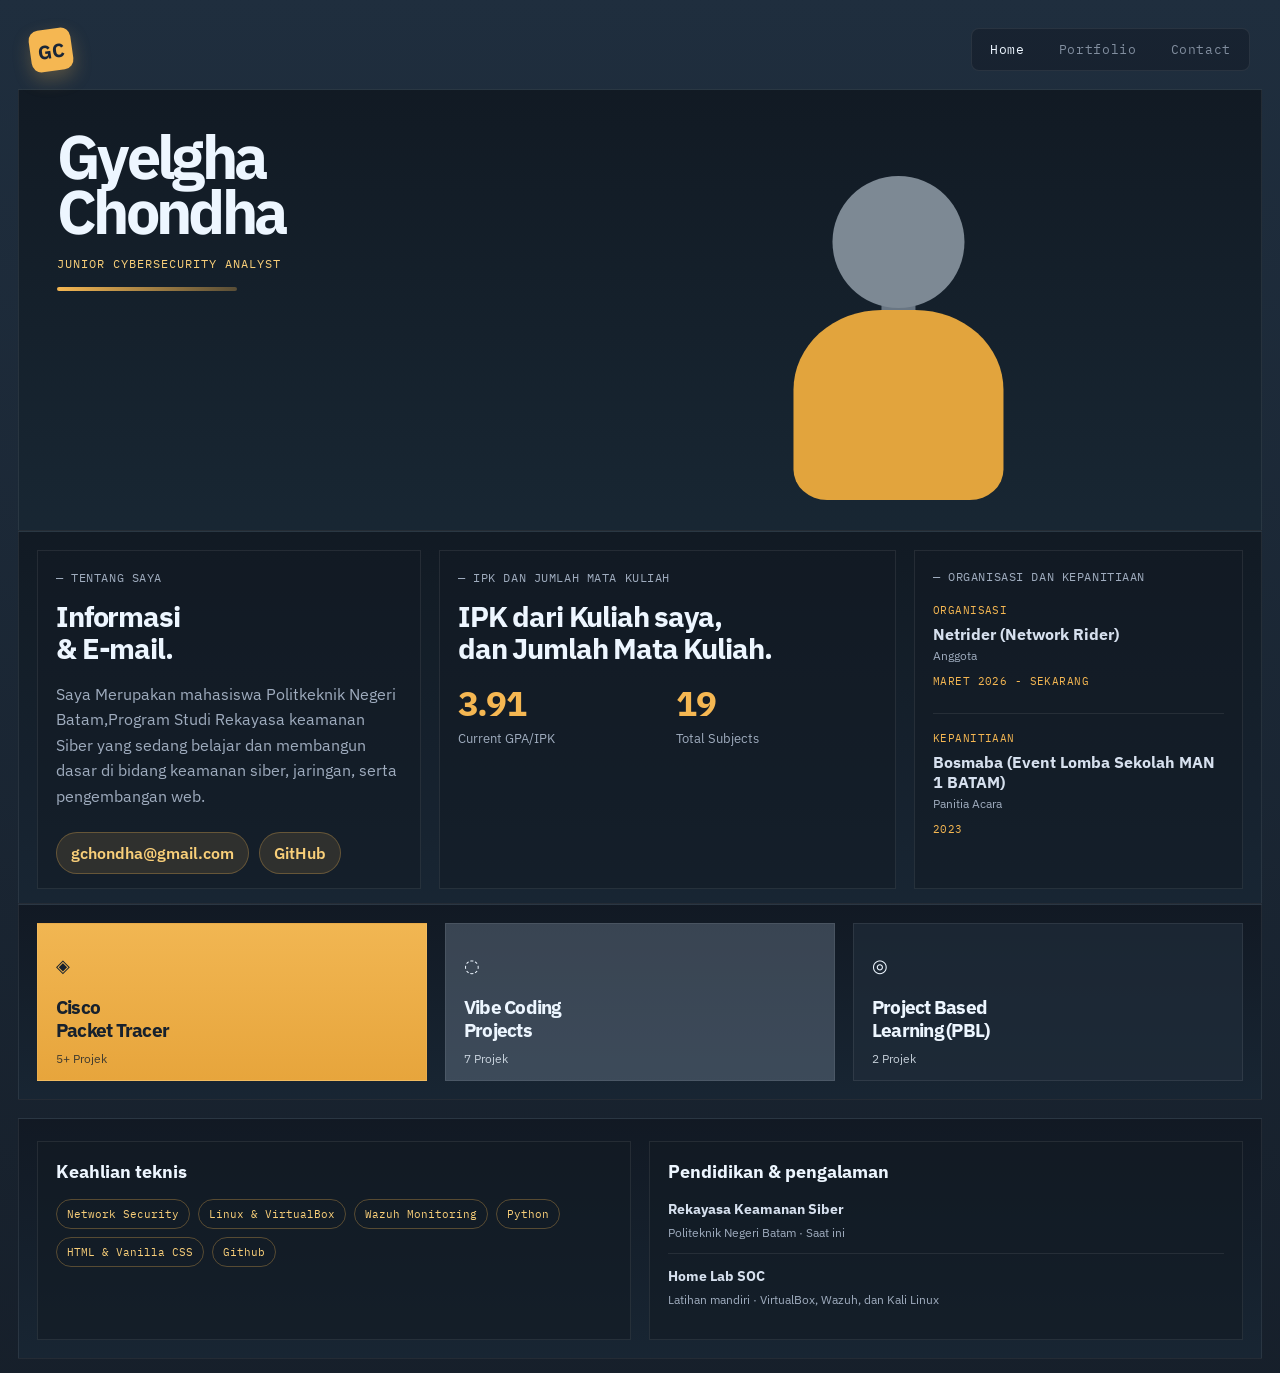
<file: Minggu1/index.html>
<!DOCTYPE html>
<html lang="id">
<head>
  <meta charset="UTF-8" />
  <meta name="viewport" content="width=device-width, initial-scale=1.0" />
  <title>Portfolio Gyelgha Chondha</title>
  <link rel="preconnect" href="https://fonts.googleapis.com" />
  <link rel="preconnect" href="https://fonts.gstatic.com" crossorigin />
  <link href="https://fonts.googleapis.com/css2?family=IBM+Plex+Mono:wght@400;500;700&family=IBM+Plex+Sans:wght@400;500;600;700&display=swap" rel="stylesheet" />
  <link rel="stylesheet" href="style.css" />
</head>
<body>
  <div class="page-shell page-home">
    <header class="topbar">
      <div class="brand-mark" aria-hidden="true">GC</div>
      <nav class="main-nav" aria-label="Navigasi utama">
        <a href="index.html" class="nav-link active">Home</a>
        <a href="portfolio.html" class="nav-link">Portfolio</a>
        <a href="contact.html" class="nav-link">Contact</a>
      </nav>
    </header>

    <main class="home-layout">
      <section class="hero-panel">
        <div class="hero-left">
          <div class="name-block">
            <h1>Gyelgha<br />Chondha</h1>
            <p class="hero-role">Junior Cybersecurity Analyst</p>
            <span class="name-line"></span>
          </div>

        </div>

        <div class="hero-center">
          <div class="profile-figure" aria-label="Ilustrasi profil">
            <div class="profile-neck"></div>
            <div class="profile-body"></div>
            <div class="profile-head"></div>
          </div>
        </div>
      </section>

      <section class="info-panel">
        <div class="info-card about-block">
          <p class="section-tag">— Tentang Saya</p>
          <h2>Informasi<br />&amp; E-mail.</h2>
          <p>
            Saya  Merupakan mahasiswa Politkeknik Negeri Batam,Program Studi Rekayasa keamanan Siber 
            yang sedang belajar dan membangun dasar 
            di bidang keamanan siber, jaringan, serta pengembangan web.
          </p>
          <div class="contact-links">
            <a href="contact.html" class="contact-mail">gchondha@gmail.com</a>
            <a href="https://github.com/chondhayam" class="contact-mail github-link" target="_blank" rel="noopener noreferrer">GitHub</a>
          </div>
        </div>

        <div class="info-card stats-block">
          <p class="section-tag">— IPK dan Jumlah Mata Kuliah</p>
          <h2>IPK dari Kuliah saya,<br />dan Jumlah Mata Kuliah.</h2>
          <div class="stats-grid">
            <div>
              <span class="stat-num">3.91</span>
              <span class="stat-label">Current GPA/IPK</span>
            </div>
            <div>
              <span class="stat-num">19</span>
              <span class="stat-label">Total Subjects</span>
            </div>
          </div>
        </div>

        <div class="info-card quote-block">
          <p class="section-tag">— Organisasi dan Kepanitiaan</p>
          <div class="organization-list">
            <article class="organization-item">
              <span class="organization-type">Organisasi</span>
              <h3>Netrider (Network Rider)</h3>
              <p>Anggota</p>
              <span class="organization-period">Maret 2026 - Sekarang</span>
            </article>
            <article class="organization-item">
              <span class="organization-type">Kepanitiaan</span>
              <h3>Bosmaba (Event Lomba Sekolah MAN 1 BATAM)</h3>
              <p>Panitia Acara</p>
              <span class="organization-period">2023</span>
            </article>
          </div>
        </div>
      </section>

      <section class="bottom-panel">
        <div class="skill-tile tile-primary">
          <div class="tile-icon">◈</div>
          <h3>Cisco<br />Packet Tracer</h3>
          <small>5+ Projek</small>
        </div>

        <div class="skill-tile tile-secondary">
          <div class="tile-icon">◌</div>
          <h3>Vibe Coding<br />Projects</h3>
          <small>7 Projek</small>
        </div>

        <div class="skill-tile tile-tertiary">
          <div class="tile-icon">◎</div>
          <h3>Project Based<br />Learning (PBL)</h3>
          <small>2 Projek</small>
        </div>
      </section>

      <section class="about-panel" aria-label="Keahlian dan pengalaman">
        <div class="about-panel-grid">
          <div class="about-panel-card">
            <h3>Keahlian teknis</h3>
            <ul class="skill-list">
              <li>Network Security</li>
              <li>Linux &amp; VirtualBox</li>
              <li>Wazuh Monitoring</li>
              <li>Python</li>
              <li>HTML &amp; Vanilla CSS</li>
              <li>Github</li>
            </ul>
          </div>

          <div class="about-panel-card">
            <h3>Pendidikan &amp; pengalaman</h3>
            <div class="experience-item">
              <strong>Rekayasa Keamanan Siber</strong>
              <span>Politeknik Negeri Batam · Saat ini</span>
            </div>
            <div class="experience-item">
              <strong>Home Lab SOC</strong>
              <span>Latihan mandiri · VirtualBox, Wazuh, dan Kali Linux</span>
            </div>
          </div>
        </div>
      </section>
    </main>
  </div>
</body>
</html>
</file>
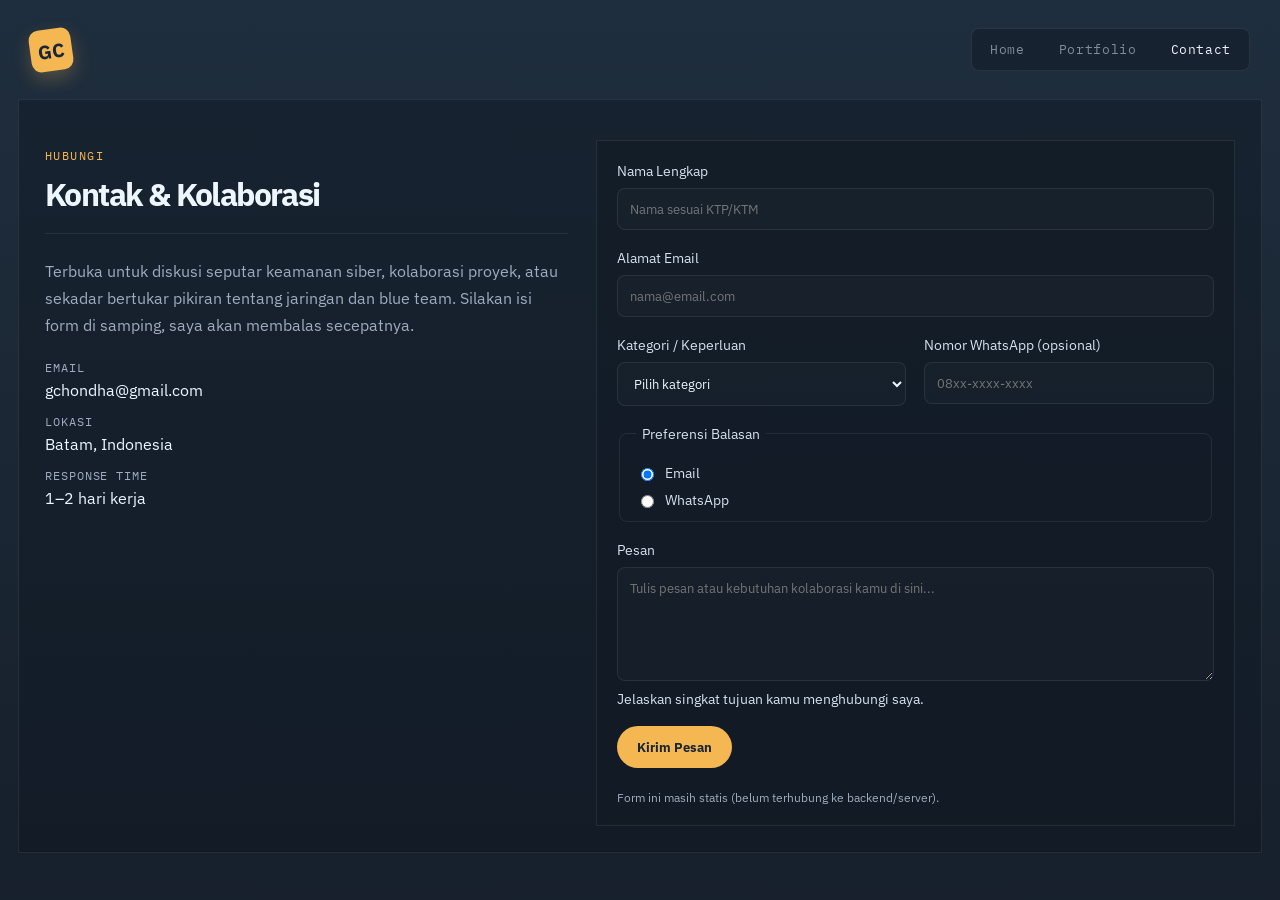
<file: Minggu1/contact.html>
<!DOCTYPE html>
<html lang="id">
<head>
  <meta charset="UTF-8" />
  <meta name="viewport" content="width=device-width, initial-scale=1.0" />
  <title>Contact — Gyelgha Chondha</title>
  <link rel="preconnect" href="https://fonts.googleapis.com" />
  <link rel="preconnect" href="https://fonts.gstatic.com" crossorigin />
  <link
    href="https://fonts.googleapis.com/css2?family=IBM+Plex+Mono:wght@400;500&family=IBM+Plex+Sans:wght@400;500;600&display=swap"
    rel="stylesheet"
  />
  <link rel="stylesheet" href="style.css" />
</head>
<body>
  <div class="page-shell page-subpage">
    <header class="topbar">
      <div class="brand-mark" aria-hidden="true">GC</div>
      <nav class="main-nav" aria-label="Navigasi utama">
        <a href="index.html" class="nav-link">Home</a>
        <a href="portfolio.html" class="nav-link">Portfolio</a>
        <a href="contact.html" class="nav-link active">Contact</a>
      </nav>
    </header>

    <main class="content-stage contact-stage">
      <section class="subpage-section contact-layout">
        <div class="contact-info">
          <div class="section-heading contact-heading">
            <div class="section-heading-copy">
              <span class="eyebrow">Hubungi</span>
              <h2>Kontak &amp; Kolaborasi</h2>
            </div>
          </div>

          <p>
            Terbuka untuk diskusi seputar keamanan siber, kolaborasi proyek,
            atau sekadar bertukar pikiran tentang jaringan dan blue team.
            Silakan isi form di samping, saya akan membalas secepatnya.
          </p>

          <div class="badge-row">
            <div class="info-item">
              <span class="label">Email</span>
              <span class="value">gchondha@gmail.com</span>
            </div>
            <div class="info-item">
              <span class="label">Lokasi</span>
              <span class="value">Batam, Indonesia</span>
            </div>
            <div class="info-item">
              <span class="label">Response time</span>
              <span class="value">1–2 hari kerja</span>
            </div>
          </div>
        </div>

        <form class="contact-form" action="#" method="post">
          <div class="form-field">
            <label for="fullname">Nama Lengkap</label>
            <input type="text" id="fullname" name="fullname" placeholder="Nama sesuai KTP/KTM" required />
          </div>

          <div class="form-field">
            <label for="email">Alamat Email</label>
            <input type="email" id="email" name="email" placeholder="nama@email.com" required />
          </div>

          <div class="form-row">
            <div class="form-field">
              <label for="category">Kategori / Keperluan</label>
              <select id="category" name="category" required>
                <option value="" disabled selected>Pilih kategori</option>
                <option value="konsultasi">Konsultasi</option>
                <option value="kolaborasi">Kolaborasi Proyek</option>
                <option value="pertanyaan-umum">Pertanyaan Umum</option>
              </select>
            </div>

            <div class="form-field">
              <label for="phone">Nomor WhatsApp (opsional)</label>
              <input type="tel" id="phone" name="phone" placeholder="08xx-xxxx-xxxx" />
            </div>
          </div>

          <fieldset>
            <legend>Preferensi Balasan</legend>
            <div class="radio-option">
              <input type="radio" id="reply-email" name="reply-method" value="email" checked />
              <label for="reply-email">Email</label>
            </div>
            <div class="radio-option">
              <input type="radio" id="reply-whatsapp" name="reply-method" value="whatsapp" />
              <label for="reply-whatsapp">WhatsApp</label>
            </div>
          </fieldset>

          <div class="form-field">
            <label for="message">Pesan</label>
            <textarea id="message" name="message" rows="5" placeholder="Tulis pesan atau kebutuhan kolaborasi kamu di sini..." required></textarea>
            <span class="hint">Jelaskan singkat tujuan kamu menghubungi saya.</span>
          </div>

          <button type="submit">Kirim Pesan</button>
          <p class="form-status">Form ini masih statis (belum terhubung ke backend/server).</p>
        </form>
      </section>
    </main>
  </div>
</body>
</html>
</file>
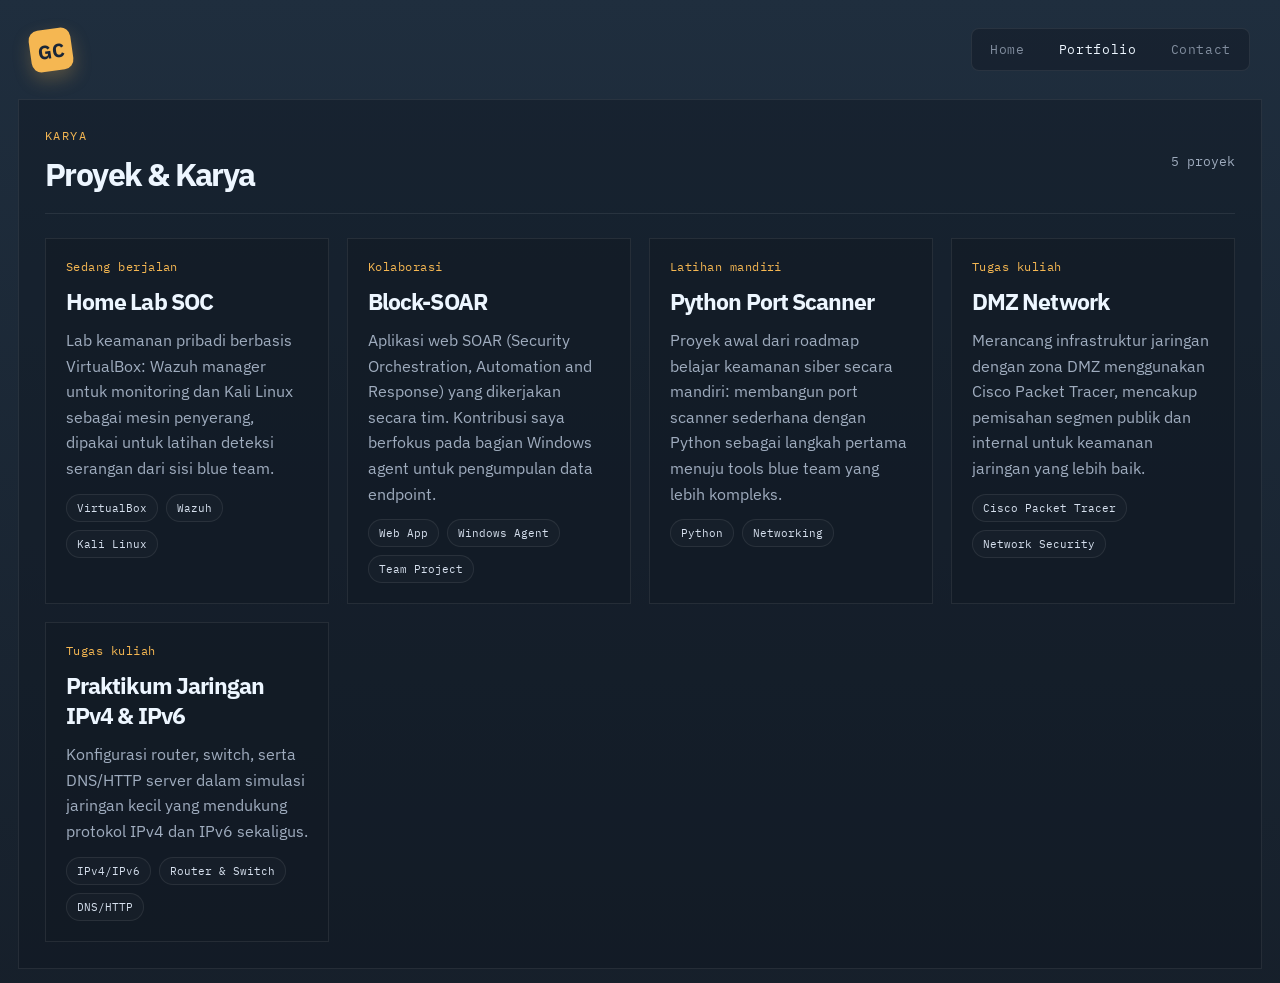
<file: Minggu1/portfolio.html>
<!DOCTYPE html>
<html lang="id">
<head>
  <meta charset="UTF-8" />
  <meta name="viewport" content="width=device-width, initial-scale=1.0" />
  <title>Portfolio — Gyelgha Chondha</title>
  <link rel="preconnect" href="https://fonts.googleapis.com" />
  <link rel="preconnect" href="https://fonts.gstatic.com" crossorigin />
  <link
    href="https://fonts.googleapis.com/css2?family=IBM+Plex+Mono:wght@400;500&family=IBM+Plex+Sans:wght@400;500;600&display=swap"
    rel="stylesheet"
  />
  <link rel="stylesheet" href="style.css" />
</head>
<body>
  <div class="page-shell page-subpage">
    <header class="topbar">
      <div class="brand-mark" aria-hidden="true">GC</div>
      <nav class="main-nav" aria-label="Navigasi utama">
        <a href="index.html" class="nav-link">Home</a>
        <a href="portfolio.html" class="nav-link active">Portfolio</a>
        <a href="contact.html" class="nav-link">Contact</a>
      </nav>
    </header>

    <main class="content-stage">
      <section class="subpage-section">
        <div class="section-heading">
          <div class="section-heading-copy">
            <span class="eyebrow">Karya</span>
            <h2>Proyek &amp; Karya</h2>
          </div>
          <span class="subpage-count">5 proyek</span>
        </div>

        <div class="project-grid">
          <article class="project-card">
            <span class="status">Sedang berjalan</span>
            <h3>Home Lab SOC</h3>
            <p>
              Lab keamanan pribadi berbasis VirtualBox: Wazuh manager untuk monitoring
              dan Kali Linux sebagai mesin penyerang, dipakai untuk latihan deteksi
              serangan dari sisi blue team.
            </p>
            <ul class="tech-tags">
              <li>VirtualBox</li>
              <li>Wazuh</li>
              <li>Kali Linux</li>
            </ul>
          </article>

          <article class="project-card">
            <span class="status">Kolaborasi</span>
            <h3>Block-SOAR</h3>
            <p>
              Aplikasi web SOAR (Security Orchestration, Automation and Response)
              yang dikerjakan secara tim. Kontribusi saya berfokus pada bagian
              Windows agent untuk pengumpulan data endpoint.
            </p>
            <ul class="tech-tags">
              <li>Web App</li>
              <li>Windows Agent</li>
              <li>Team Project</li>
            </ul>
          </article>

          <article class="project-card">
            <span class="status">Latihan mandiri</span>
            <h3>Python Port Scanner</h3>
            <p>
              Proyek awal dari roadmap belajar keamanan siber secara mandiri:
              membangun port scanner sederhana dengan Python sebagai langkah
              pertama menuju tools blue team yang lebih kompleks.
            </p>
            <ul class="tech-tags">
              <li>Python</li>
              <li>Networking</li>
            </ul>
          </article>

          <article class="project-card">
            <span class="status">Tugas kuliah</span>
            <h3>DMZ Network</h3>
            <p>
              Merancang infrastruktur jaringan dengan zona DMZ menggunakan Cisco
              Packet Tracer, mencakup pemisahan segmen publik dan internal untuk
              keamanan jaringan yang lebih baik.
            </p>
            <ul class="tech-tags">
              <li>Cisco Packet Tracer</li>
              <li>Network Security</li>
            </ul>
          </article>

          <article class="project-card">
            <span class="status">Tugas kuliah</span>
            <h3>Praktikum Jaringan IPv4 &amp; IPv6</h3>
            <p>
              Konfigurasi router, switch, serta DNS/HTTP server dalam simulasi
              jaringan kecil yang mendukung protokol IPv4 dan IPv6 sekaligus.
            </p>
            <ul class="tech-tags">
              <li>IPv4/IPv6</li>
              <li>Router &amp; Switch</li>
              <li>DNS/HTTP</li>
            </ul>
          </article>
        </div>
      </section>
    </main>
  </div>
</body>
</html>
</file>
<file: Minggu1/style.css>
/* =========================================================
   Chondha — Personal Profile Site
   Vanilla CSS, no framework
   ========================================================= */

:root {
  --bg-page: #dfe3ee;
  --bg-shell: #1e2c3d;
  --bg-panel: #212f41;
  --bg-panel-2: #1a2636;
  --bg-card: rgba(16, 22, 31, 0.72);
  --text: #edf6ff;
  --text-soft: #d6e0ee;
  --muted: #9facbe;
  --accent: #f5b752;
  --accent-2: #f9cf79;
  --line: rgba(255, 255, 255, 0.08);
  --shadow: rgba(12, 18, 28, 0.28);
}

* {
  box-sizing: border-box;
}

html {
  scroll-behavior: smooth;
  background: var(--bg-shell);
}

body {
  margin: 0;
  min-height: 100vh;
  background: var(--bg-shell);
  font-family: "IBM Plex Sans", sans-serif;
  color: var(--text);
}

body,
button,
input,
select,
textarea {
  font-family: "IBM Plex Sans", sans-serif;
}

img {
  max-width: 100%;
  display: block;
}

a {
  color: inherit;
  text-decoration: none;
}

h1, h2, h3, p {
  margin: 0;
}

.page-shell {
  width: 100%;
  max-width: none;
  min-height: 100vh;
  margin: 0;
  padding: 18px 18px 14px;
  background: linear-gradient(180deg, rgba(31, 46, 62, 0.98), rgba(22, 31, 42, 0.96));
  border: 0;
  box-shadow: none;
}

.page-home {
  min-height: 100vh;
}

.page-subpage {
  min-height: 100vh;
  background: linear-gradient(180deg, rgba(31, 46, 62, 0.96), rgba(22, 31, 42, 0.96));
}

.content-stage {
  background: rgba(14, 21, 31, 0.4);
  border: 1px solid var(--line);
  padding: 18px;
  margin-top: 10px;
}

.subpage-section {
  padding: 10px 8px 8px;
}

.contact-stage {
  padding: 30px 18px 18px;
}

.topbar {
  display: flex;
  align-items: center;
  justify-content: space-between;
  min-height: 58px;
  padding: 10px 22px 18px;
}

.brand-mark {
  width: 42px;
  height: 42px;
  border-radius: 10px;
  background: var(--accent);
  display: grid;
  place-items: center;
  color: #1a2637;
  font-size: 1.2rem;
  font-weight: 700;
  transform: rotate(-8deg);
  box-shadow: 0 8px 18px rgba(245, 183, 82, 0.25);
}

.main-nav {
  display: flex;
  align-items: center;
  gap: 32px;
  padding: 12px 18px;
  border: 1px solid var(--line);
  background: rgba(16, 24, 34, 0.45);
  border-radius: 8px;
  font-family: "IBM Plex Mono", monospace;
  font-size: 1rem;
  color: var(--muted);
}

.nav-link {
  opacity: 0.78;
  transition: opacity 0.2s ease;
}

.nav-link.active,
.nav-link:hover {
  opacity: 1;
  color: var(--text);
}

.hero-panel {
  display: grid;
  grid-template-columns: 1fr 1fr;
  gap: 18px;
  min-height: 440px;
  background: linear-gradient(180deg, rgba(17, 25, 35, 0.96), rgba(24, 38, 51, 0.96));
  border: 1px solid var(--line);
  padding: 22px 18px 18px;
}

.hero-left,
.hero-center,
.hero-right {
  position: relative;
}

.hero-left {
  display: flex;
  flex-direction: column;
  justify-content: space-between;
  padding: 18px 14px 10px 20px;
}

.name-block {
  display: flex;
  flex-direction: column;
  gap: 16px;
}

.name-block h1 {
  font-size: clamp(3.8rem, 4vw, 6rem);
  line-height: 0.9;
  letter-spacing: -0.06em;
  font-weight: 700;
}

.hero-role {
  color: var(--accent-2);
  font-family: "IBM Plex Mono", monospace;
  font-size: 0.78rem;
  letter-spacing: 0.08em;
  text-transform: uppercase;
}

.name-line {
  display: block;
  width: 180px;
  height: 4px;
  background: linear-gradient(90deg, var(--accent), rgba(245, 183, 82, 0.3));
  border-radius: 999px;
}

.hero-center {
  display: flex;
  align-items: flex-end;
  justify-content: center;
  padding-bottom: 12px;
  transform: translateX(-8%);
}

.profile-figure {
  position: relative;
  width: min(100%, 340px);
  height: 380px;
  margin: 8px auto 0;
}

.profile-head {
  position: absolute;
  left: 50%;
  top: 56px;
  transform: translateX(-50%);
  width: 132px;
  height: 132px;
  border-radius: 50%;
  background: #7d8994;
  z-index: 3;
}

.profile-neck {
  position: absolute;
  left: 50%;
  top: 174px;
  width: 34px;
  height: 44px;
  transform: translateX(-50%);
  background: #697683;
  border-radius: 0 0 10px 10px;
  z-index: 1;
}

.profile-body {
  position: absolute;
  left: 50%;
  bottom: 0;
  transform: translateX(-50%);
  width: 210px;
  height: 190px;
  border-radius: 42% 42% 16% 16%;
  background: #e2a43d;
  z-index: 2;
}

.hero-right {
  display: flex;
  flex-direction: column;
  justify-content: space-between;
  padding: 0 8px 0 0;
}

.mini-card {
  background: rgba(18, 26, 35, 0.8);
  border: 1px solid var(--line);
  padding: 18px 18px 12px;
  min-height: 112px;
  display: flex;
  flex-direction: column;
  justify-content: flex-end;
}

.mini-card p {
  font-size: 1rem;
  line-height: 1.35;
  color: var(--text);
  margin-bottom: 8px;
}

.mini-card small {
  color: var(--muted);
  font-family: "IBM Plex Mono", monospace;
  font-size: 0.72rem;
}

.mini-card-top {
  margin-top: 12px;
}

.story-link {
  display: inline-block;
  margin-top: 12px;
  font-weight: 600;
  color: var(--text-soft);
}

.info-panel {
  display: grid;
  grid-template-columns: 1.05fr 1.25fr 0.9fr;
  gap: 18px;
  background: linear-gradient(180deg, rgba(17, 25, 35, 0.96), rgba(24, 38, 51, 0.96));
  border: 1px solid var(--line);
  padding: 18px 18px 14px;
}

.info-card {
  background: rgba(18, 26, 35, 0.52);
  border: 1px solid var(--line);
  padding: 18px 18px 14px;
  min-height: 220px;
}

.section-tag {
  color: var(--muted);
  font-family: "IBM Plex Mono", monospace;
  font-size: 0.72rem;
  letter-spacing: 0.05em;
  text-transform: uppercase;
  margin-bottom: 14px;
}

.about-block h2,
.stats-block h2 {
  font-size: clamp(1.8rem, 2vw, 2.8rem);
  line-height: 1.08;
  letter-spacing: -0.04em;
  margin-bottom: 18px;
}

.about-block p,
.stats-block p {
  color: var(--muted);
  line-height: 1.6;
}

.contact-info p,
.contact-info .value,
.contact-info .label,
.section-heading-copy h2,
.subpage-count,
.project-card p,
.project-card h3,
.tech-tags li,
.info-item .value,
.info-item .label,
.form-field label,
.form-field .hint,
.form-status,
.contact-form legend,
.contact-form .radio-option label {
  color: var(--text-soft);
}

.contact-heading {
  margin-bottom: 6px;
}

.topbar {
  padding-left: 12px;
  padding-right: 12px;
}

.main-nav {
  display: flex;
  align-items: center;
  gap: 34px;
}

.main-nav a {
  color: var(--muted);
  font-family: "IBM Plex Mono", monospace;
  font-size: 0.8rem;
  letter-spacing: 0.05em;
}

.main-nav a.active,
.main-nav a:hover {
  color: var(--text);
}

.section-heading {
  display: flex;
  align-items: center;
  justify-content: space-between;
  gap: 16px;
  margin-bottom: 24px;
  border-bottom: 1px solid var(--line);
  padding-bottom: 18px;
}

.section-heading-copy {
  display: flex;
  flex-direction: column;
}

.section-heading h2 {
  font-size: clamp(2rem, 2.4vw, 3rem);
  letter-spacing: -0.05em;
  color: var(--text);
}

.eyebrow {
  display: inline-block;
  margin-bottom: 10px;
  font-family: "IBM Plex Mono", monospace;
  font-size: 0.75rem;
  letter-spacing: 0.12em;
  text-transform: uppercase;
  color: var(--accent);
}

.subpage-count {
  color: var(--muted);
  font-family: "IBM Plex Mono", monospace;
  font-size: 0.8rem;
}

.project-grid {
  display: grid;
  grid-template-columns: repeat(auto-fit, minmax(260px, 1fr));
  gap: 18px;
}

.project-card {
  background: rgba(18, 26, 35, 0.6);
  border: 1px solid var(--line);
  padding: 20px;
  min-height: 220px;
  display: flex;
  flex-direction: column;
  gap: 12px;
}

.status {
  color: var(--accent);
  font-family: "IBM Plex Mono", monospace;
  font-size: 0.72rem;
  letter-spacing: 0.04em;
}

.project-card h3 {
  font-size: 1.45rem;
  letter-spacing: -0.04em;
  color: var(--text);
}

.project-card p {
  color: var(--muted);
  line-height: 1.6;
}

.tech-tags {
  display: flex;
  flex-wrap: wrap;
  gap: 8px;
  list-style: none;
  padding: 0;
  margin: 0;
}

.tech-tags li {
  padding: 6px 10px;
  border: 1px solid var(--line);
  border-radius: 999px;
  background: rgba(255, 255, 255, 0.02);
  color: var(--text-soft);
  font-family: "IBM Plex Mono", monospace;
  font-size: 0.7rem;
}

.contact-layout {
  display: grid;
  grid-template-columns: 0.9fr 1.1fr;
  gap: 28px;
  align-items: start;
}

.contact-info {
  padding-top: 8px;
}

.contact-info > p {
  color: var(--muted);
  line-height: 1.7;
  margin-bottom: 20px;
}

.badge-row {
  display: flex;
  flex-direction: column;
  gap: 14px;
}

.info-item {
  display: flex;
  flex-direction: column;
  gap: 5px;
}

.info-item .label {
  color: var(--muted);
  font-family: "IBM Plex Mono", monospace;
  font-size: 0.72rem;
  text-transform: uppercase;
  letter-spacing: 0.08em;
}

.info-item .value {
  color: var(--text);
}

.contact-form {
  background: rgba(18, 26, 35, 0.6);
  border: 1px solid var(--line);
  padding: 20px;
  display: flex;
  flex-direction: column;
  gap: 18px;
}

.form-field {
  display: flex;
  flex-direction: column;
  gap: 8px;
}

.form-field label,
.form-field .hint,
.form-status,
.contact-form legend,
.contact-form .radio-option label {
  color: var(--text-soft);
  font-size: 0.9rem;
}

.form-field input,
.form-field select,
.form-field textarea {
  width: 100%;
  background: rgba(255, 255, 255, 0.02);
  border: 1px solid var(--line);
  color: var(--text);
  padding: 11px 12px;
  border-radius: 8px;
}

.form-row {
  display: grid;
  grid-template-columns: 1fr 1fr;
  gap: 18px;
}

fieldset {
  border: 1px solid var(--line);
  padding: 12px 16px;
  border-radius: 8px;
}

legend {
  padding: 0 6px;
}

.radio-option {
  display: flex;
  align-items: center;
  gap: 8px;
  margin-top: 8px;
}

button[type="submit"] {
  align-self: flex-start;
  border: none;
  border-radius: 999px;
  padding: 12px 20px;
  background: var(--accent);
  color: #1a2637;
  font-weight: 700;
  cursor: pointer;
}

.form-status {
  font-size: 0.75rem;
  color: var(--muted);
  margin-top: 4px;
}

.contact-mail {
  display: inline-block;
  margin-top: 22px;
  padding: 10px 14px;
  background: rgba(245, 183, 82, 0.12);
  border: 1px solid rgba(245, 183, 82, 0.28);
  border-radius: 999px;
  color: var(--accent-2);
  font-weight: 600;
}

.contact-links {
  display: flex;
  flex-wrap: wrap;
  gap: 10px;
}

.github-link {
  color: var(--accent-2);
}

.stats-grid {
  display: flex;
  justify-content: space-between;
  gap: 18px;
  margin-top: 22px;
}

.stats-grid > div {
  display: flex;
  flex-direction: column;
  gap: 8px;
  flex: 1;
}

.stat-num {
  font-size: clamp(2.2rem, 2.4vw, 3.2rem);
  line-height: 1;
  letter-spacing: -0.05em;
  color: var(--accent);
  font-weight: 700;
}

.stat-label {
  color: var(--muted);
  font-size: 0.84rem;
  line-height: 1.4;
}

.organization-list {
  display: flex;
  flex-direction: column;
  gap: 12px;
}

.organization-item {
  padding: 12px 0;
  border-top: 1px solid var(--line);
}

.organization-item:first-child {
  padding-top: 0;
  border-top: 0;
}

.organization-type,
.organization-period {
  color: var(--accent);
  font-family: "IBM Plex Mono", monospace;
  font-size: 0.68rem;
  letter-spacing: 0.04em;
  text-transform: uppercase;
}

.organization-item h3 {
  margin: 6px 0 3px;
  color: var(--text-soft);
  font-size: 1rem;
}

.organization-item p {
  margin: 0 0 6px;
  color: var(--muted);
  font-size: 0.78rem;
}

.bottom-panel {
  display: grid;
  grid-template-columns: repeat(3, minmax(0, 1fr));
  gap: 18px;
  background: linear-gradient(180deg, rgba(17, 25, 35, 0.96), rgba(24, 38, 51, 0.96));
  border: 1px solid var(--line);
  padding: 18px;
}

.skill-tile {
  min-height: 158px;
  padding: 18px 18px 14px;
  display: flex;
  flex-direction: column;
  justify-content: flex-end;
  gap: 10px;
  border: 1px solid var(--line);
}

.tile-primary {
  background: linear-gradient(180deg, #f1b652, #e7a53c);
  color: #17212d;
}

.tile-secondary {
  background: rgba(122, 138, 155, 0.38);
}

.tile-tertiary {
  background: rgba(32, 44, 58, 0.66);
}

.tile-icon {
  font-size: 1.1rem;
  margin-bottom: 8px;
}

.skill-tile h3 {
  font-size: 1.2rem;
  line-height: 1.2;
  letter-spacing: -0.04em;
}

.skill-tile small {
  font-size: 0.76rem;
  opacity: 0.8;
}

.about-panel {
  display: block;
  margin-top: 18px;
  padding: 22px 18px 18px;
  background: linear-gradient(180deg, rgba(17, 25, 35, 0.96), rgba(24, 38, 51, 0.96));
  border: 1px solid var(--line);
}

.about-panel-heading h2 {
  max-width: 14ch;
  margin: 0 0 14px;
  color: var(--text);
  font-size: clamp(1.8rem, 2.4vw, 2.8rem);
  line-height: 1.08;
  letter-spacing: -0.05em;
}

.about-panel-heading > p {
  max-width: 46ch;
  color: var(--muted);
  line-height: 1.65;
}

.about-panel-grid {
  display: grid;
  grid-template-columns: repeat(2, minmax(0, 1fr));
  gap: 18px;
}

.about-panel-card {
  padding: 18px;
  background: rgba(18, 26, 35, 0.58);
  border: 1px solid var(--line);
}

.about-panel-card h3 {
  margin-bottom: 16px;
  color: var(--text);
  font-size: 1.1rem;
}

.skill-list {
  display: flex;
  flex-wrap: wrap;
  gap: 8px;
  margin: 0;
  padding: 0;
  list-style: none;
}

.skill-list li {
  padding: 7px 10px;
  border: 1px solid rgba(245, 183, 82, 0.3);
  border-radius: 999px;
  color: var(--accent-2);
  font-family: "IBM Plex Mono", monospace;
  font-size: 0.7rem;
}

.experience-item {
  display: flex;
  flex-direction: column;
  gap: 5px;
  padding: 12px 0;
  border-top: 1px solid var(--line);
}

.experience-item:first-of-type {
  padding-top: 0;
  border-top: 0;
}

.experience-item strong {
  color: var(--text-soft);
  font-size: 0.9rem;
}

.experience-item span {
  color: var(--muted);
  font-size: 0.78rem;
  line-height: 1.5;
}

@media (max-width: 980px) {
  .hero-panel,
  .info-panel,
  .bottom-panel {
    grid-template-columns: 1fr;
  }

  .contact-layout {
    grid-template-columns: 1fr;
  }

  .page-shell {
    width: 100%;
    margin: 0;
  }

  .hero-center {
    order: -1;
    padding-bottom: 0;
    transform: none;
  }
}

@media (max-width: 640px) {
  .topbar {
    padding-left: 10px;
    padding-right: 10px;
  }

  .main-nav {
    gap: 14px;
    font-size: 0.72rem;
  }

  .about-panel-grid {
    grid-template-columns: 1fr;
  }

  .name-block h1 {
    font-size: 3rem;
  }

  .hero-panel,
  .info-panel,
  .bottom-panel {
    padding: 12px;
  }
}
</file>
